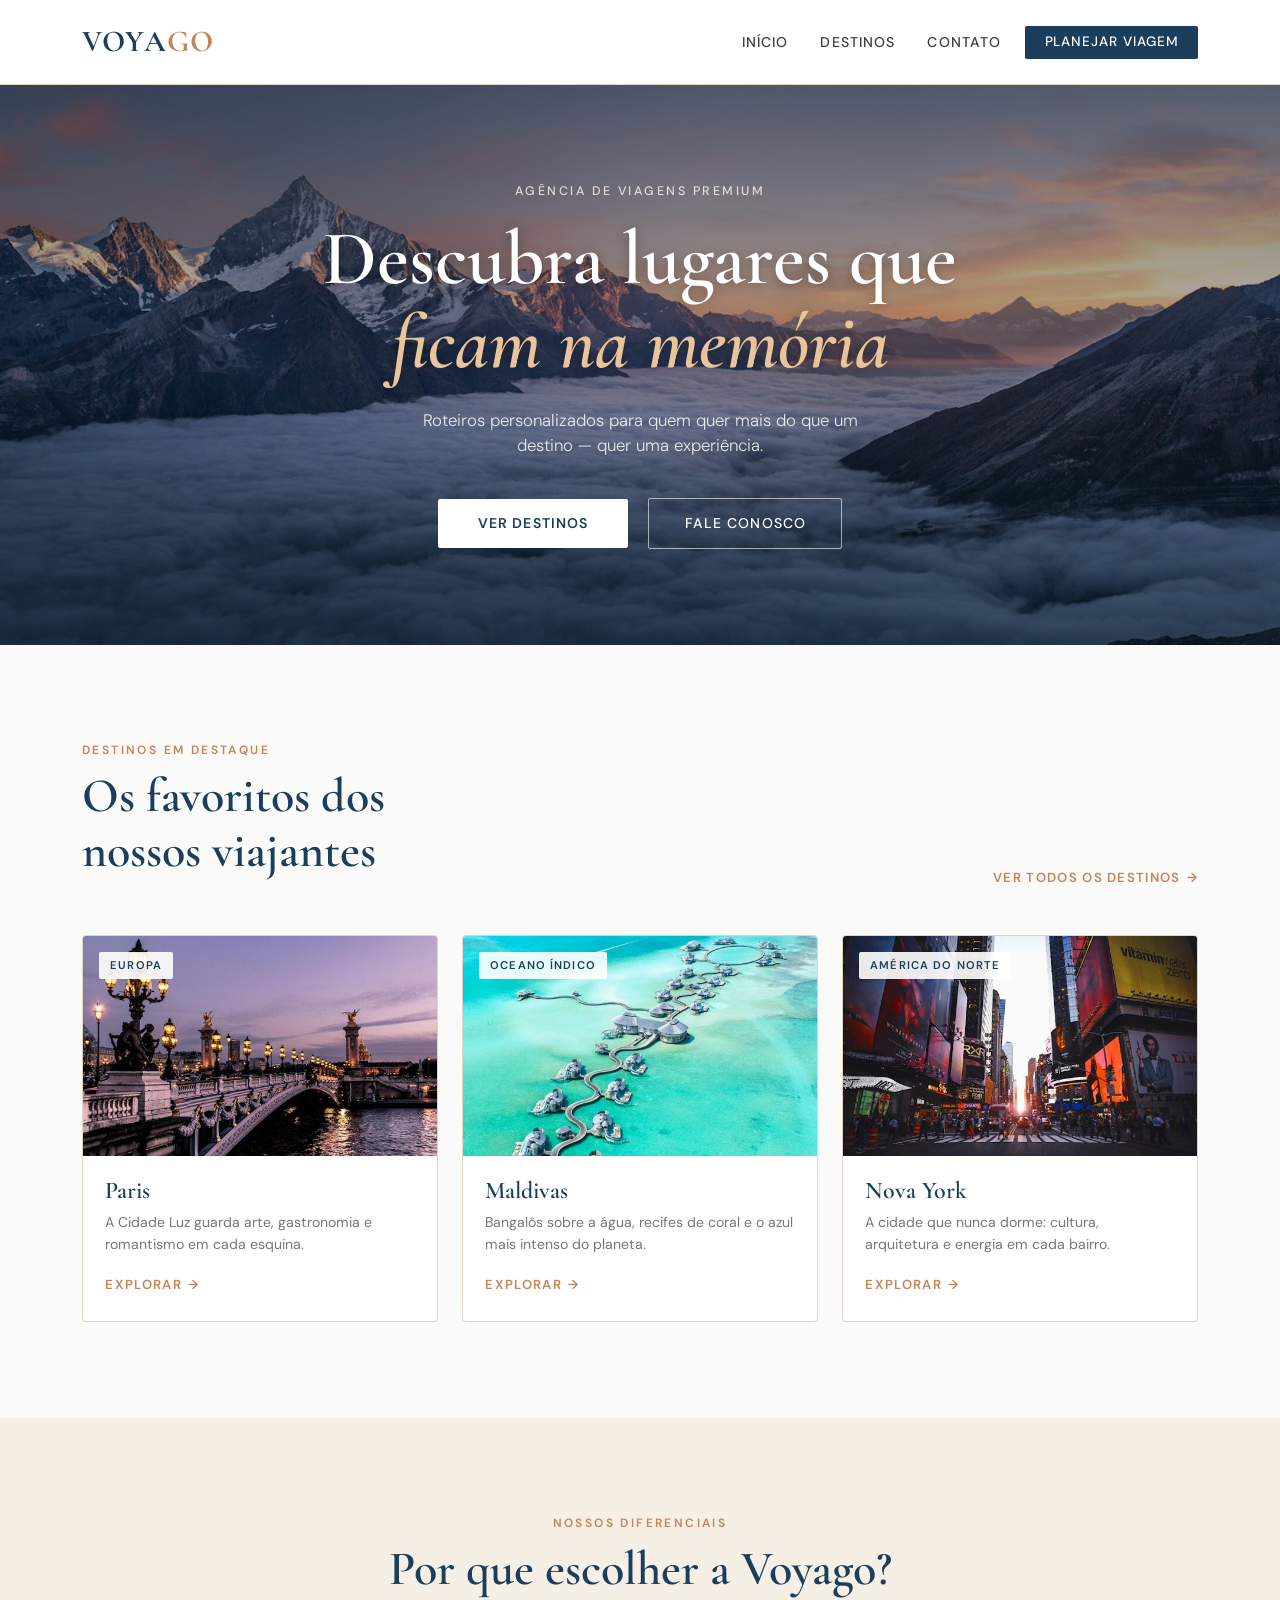
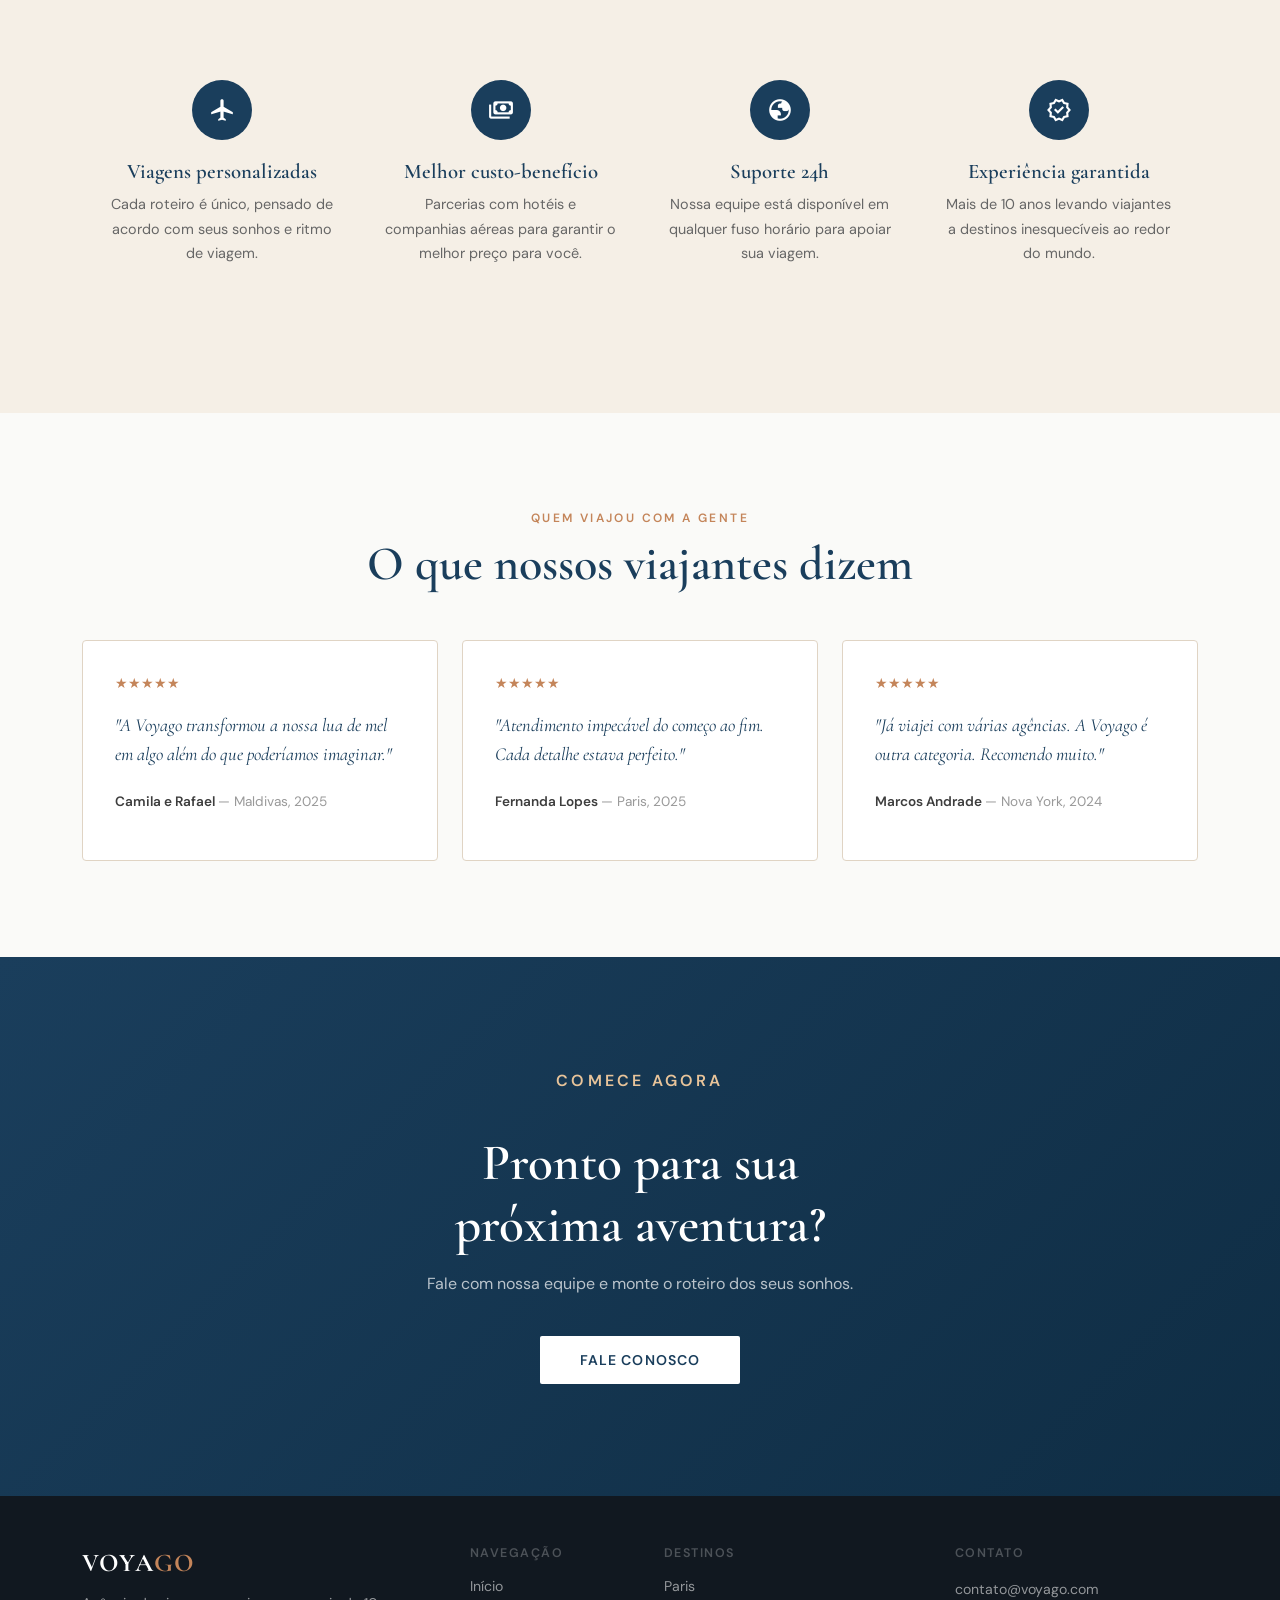
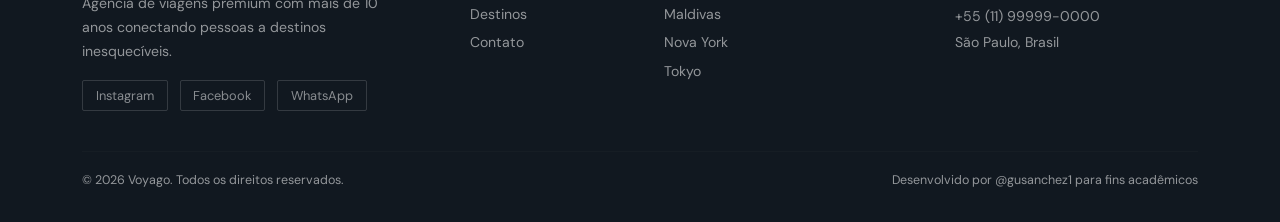
<file: index.html>
<!doctype html>
<html lang="pt-br">

<head>
    <meta charset="utf-8">
    <meta name="viewport" content="width=device-width, initial-scale=1">
    <title>Voyago — Explore o Mundo</title>

    <link href="https://cdn.jsdelivr.net/npm/bootstrap@5.3.3/dist/css/bootstrap.min.css" rel="stylesheet">

    <link href="https://fonts.googleapis.com/css2?family=Material+Symbols+Outlined:opsz,wght,FILL,GRAD@24,400,0,0"
        rel="stylesheet">
    <link rel="stylesheet" href="css/style.css">
</head>

<body>

    <!-- NAVBAR -->
    <nav class="navbar navbar-expand-lg">
        <div class="container">
            <a class="navbar-brand" href="#">VOYA<span>GO</span></a>

            <button class="navbar-toggler border-0" type="button" data-bs-toggle="collapse" data-bs-target="#menu">
                <span class="navbar-toggler-icon"></span>
            </button>

            <div class="collapse navbar-collapse" id="menu">
                <div class="navbar-nav ms-auto align-items-lg-center">
                    <a class="nav-link" href="#">Início</a>
                    <a class="nav-link" href="destinos.html">Destinos</a>
                    <a class="nav-link" href="contato.html">Contato</a>
                    <a class="nav-link btn-nav-cta ms-2" href="contato.html">Planejar viagem</a>
                </div>
            </div>
        </div>
    </nav>

    <!-- HERO -->
    <section class="hero">
        <div class="container">
            <div class="row justify-content-center">
                <div class="col-lg-9 col-xl-8">
                    <p class="hero-tag">Agência de Viagens Premium</p>
                    <h1>Descubra lugares que<br><em>ficam na memória</em></h1>
                    <p class="hero-sub">Roteiros personalizados para quem quer mais do que um destino — quer uma
                        experiência.</p>
                    <div class="btns-hero">
                        <a href="destinos.html" class="btn-hero">Ver destinos</a>
                        <a href="contato.html" class="btn-hero-outline">Fale conosco</a>
                    </div>
                </div>
            </div>
        </div>
    </section>

    <!-- DESTINOS POPULARES -->
    <section class="sec-destinos">
        <div class="container">
            <div class="row mb-5">
                <div class="col-lg-6">
                    <p class="section-label">Destinos em destaque</p>
                    <h2 class="section-title">Os favoritos dos<br>nossos viajantes</h2>
                </div>
                <div class="col-lg-6 d-flex align-items-end justify-content-lg-end mt-3 mt-lg-0">
                    <a href="destinos.html" class="link-explorar">Ver todos os destinos <span>→</span></a>
                </div>
            </div>

            <div class="row g-4">

                <div class="col-md-6 col-lg-4">
                    <div class="destino-card">
                        <div class="img-wrap">
                            <img src="img/paris.jpg" alt="Paris">
                            <span class="badge-regiao">Europa</span>
                        </div>
                        <div class="card-body">
                            <h5>Paris</h5>
                            <p>A Cidade Luz guarda arte, gastronomia e romantismo em cada esquina.</p>
                            <a href="destinos.html" class="link-explorar">Explorar <span>→</span></a>
                        </div>
                    </div>
                </div>

                <div class="col-md-6 col-lg-4">
                    <div class="destino-card">
                        <div class="img-wrap">
                            <img src="img/maldivas.jpg" alt="Maldivas">
                            <span class="badge-regiao">Oceano Índico</span>
                        </div>
                        <div class="card-body">
                            <h5>Maldivas</h5>
                            <p>Bangalôs sobre a água, recifes de coral e o azul mais intenso do planeta.</p>
                            <a href="destinos.html" class="link-explorar">Explorar <span>→</span></a>
                        </div>
                    </div>
                </div>

                <div class="col-md-6 col-lg-4">
                    <div class="destino-card">
                        <div class="img-wrap">
                            <img src="img/new-york.jpg" alt="Nova York">
                            <span class="badge-regiao">América do Norte</span>
                        </div>
                        <div class="card-body">
                            <h5>Nova York</h5>
                            <p>A cidade que nunca dorme: cultura, arquitetura e energia em cada bairro.</p>
                            <a href="destinos.html" class="link-explorar">Explorar <span>→</span></a>
                        </div>
                    </div>
                </div>

            </div>
        </div>
    </section>

    <!-- POR QUE VOYAGO -->
    <section class="sec-porque">
        <div class="container">
            <div class="text-center mb-5">
                <p class="section-label">Nossos diferenciais</p>
                <h2 class="section-title">Por que escolher a Voyago?</h2>
            </div>

            <div class="row g-0">
                <div class="col-sm-6 col-lg-3">
                    <div class="porque-item">
                        <div class="porque-icon">
                            <span class="material-symbols-outlined">flight</span>
                        </div>
                        <h5>Viagens personalizadas</h5>
                        <p>Cada roteiro é único, pensado de acordo com seus sonhos e ritmo de viagem.</p>
                    </div>
                </div>
                <div class="col-sm-6 col-lg-3">
                    <div class="porque-item">
                        <div class="porque-icon">
                            <span class="material-symbols-outlined">payments</span>
                        </div>
                        <h5>Melhor custo-benefício</h5>
                        <p>Parcerias com hotéis e companhias aéreas para garantir o melhor preço para você.</p>
                    </div>
                </div>
                <div class="col-sm-6 col-lg-3">
                    <div class="porque-item">
                        <div class="porque-icon">
                            <span class="material-symbols-outlined">globe</span>
                        </div>
                        <h5>Suporte 24h</h5>
                        <p>Nossa equipe está disponível em qualquer fuso horário para apoiar sua viagem.</p>
                    </div>
                </div>
                <div class="col-sm-6 col-lg-3">
                    <div class="porque-item">
                        <div class="porque-icon">
                            <span class="material-symbols-outlined">verified</span>
                        </div>
                        <h5>Experiência garantida</h5>
                        <p>Mais de 10 anos levando viajantes a destinos inesquecíveis ao redor do mundo.</p>
                    </div>
                </div>
            </div>
        </div>
    </section>

    <!-- DEPOIMENTOS -->
    <section class="sec-depoimentos">
        <div class="container">
            <div class="text-center mb-5">
                <p class="section-label">Quem viajou com a gente</p>
                <h2 class="section-title">O que nossos viajantes dizem</h2>
            </div>

            <div class="row g-4">
                <div class="col-md-4">
                    <div class="depoimento-card">
                        <div class="estrelas">★★★★★</div>
                        <blockquote>"A Voyago transformou a nossa lua de mel em algo além do que poderíamos imaginar."
                        </blockquote>
                        <p class="viajante">Camila e Rafael <span>— Maldivas, 2025</span></p>
                    </div>
                </div>
                <div class="col-md-4">
                    <div class="depoimento-card">
                        <div class="estrelas">★★★★★</div>
                        <blockquote>"Atendimento impecável do começo ao fim. Cada detalhe estava perfeito."</blockquote>
                        <p class="viajante">Fernanda Lopes <span>— Paris, 2025</span></p>
                    </div>
                </div>
                <div class="col-md-4">
                    <div class="depoimento-card">
                        <div class="estrelas">★★★★★</div>
                        <blockquote>"Já viajei com várias agências. A Voyago é outra categoria. Recomendo muito."
                        </blockquote>
                        <p class="viajante">Marcos Andrade <span>— Nova York, 2024</span></p>
                    </div>
                </div>
            </div>
        </div>
    </section>

    <!-- CTA -->
    <section class="sec-cta">
        <div class="container">
            <div class="row justify-content-center">
                <div class="col-lg-7">
                    <p class="section-label">Comece agora</p>
                    <h2>Pronto para sua<br>próxima aventura?</h2>
                    <p>Fale com nossa equipe e monte o roteiro dos seus sonhos.</p>
                    <a href="contato.html" class="btn-cta-light">Fale conosco</a>
                </div>
            </div>
        </div>
    </section>

    <!-- FOOTER -->
    <footer>
        <div class="container">
            <div class="row g-5">

                <div class="col-lg-4">
                    <div class="footer-brand">VOYA<span>GO</span></div>
                    <p style="font-size:0.88rem; line-height:1.7; max-width:300px;">
                        Agência de viagens premium com mais de 10 anos conectando pessoas a destinos inesquecíveis.
                    </p>
                    <div class="mt-3">
                        <a href="#" class="social-pill">Instagram</a>
                        <a href="#" class="social-pill">Facebook</a>
                        <a href="#" class="social-pill">WhatsApp</a>
                    </div>
                </div>

                <div class="col-sm-6 col-lg-2">
                    <p class="footer-link-group">Navegação</p>
                    <ul class="footer-links ps-0">
                        <li><a href="#">Início</a></li>
                        <li><a href="destinos.html">Destinos</a></li>
                        <li><a href="contato.html">Contato</a></li>
                    </ul>
                </div>

                <div class="col-sm-6 col-lg-3">
                    <p class="footer-link-group">Destinos</p>
                    <ul class="footer-links ps-0">
                        <li><a href="contato.html">Paris</a></li>
                        <li><a href="contato.html">Maldivas</a></li>
                        <li><a href="contato.html">Nova York</a></li>
                        <li><a href="contato.html">Tokyo</a></li>
                    </ul>
                </div>

                <div class="col-lg-3">
                    <p class="footer-link-group">Contato</p>
                    <p style="line-height:1.9;">
                        contato@voyago.com<br>
                        +55 (11) 99999-0000<br>
                        São Paulo, Brasil
                    </p>
                </div>

            </div>

            <hr class="footer-divider">

            <div class="d-flex flex-wrap justify-content-between align-items-center" style="font-size:0.78rem;">
                <span>© 2026 Voyago. Todos os direitos reservados.</span>
                <span>Desenvolvido por <a href="https://github.com/gusanchez1" target="_blank" rel="external">@gusanchez1</a> para fins acadêmicos</span>
            </div>
        </div>
    </footer>

    <script src="https://cdn.jsdelivr.net/npm/bootstrap@5.3.3/dist/js/bootstrap.bundle.min.js"></script>
</body>

</html>
</file>
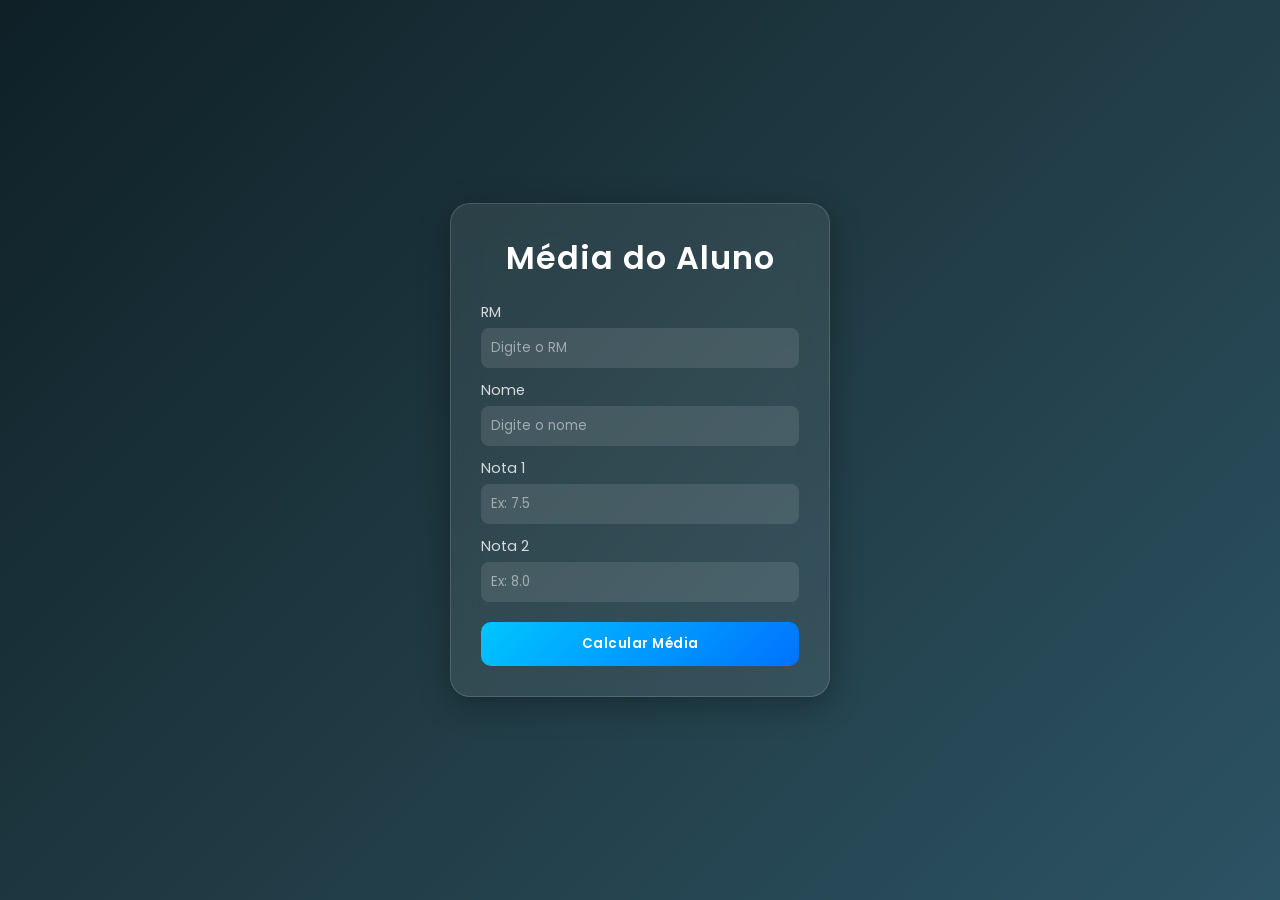
<file: media-notas/index.html>
<!DOCTYPE html>
<html lang="pt-BR">
<head>
  <meta charset="UTF-8">
  <title>Cálculo de Média Final</title>

  <link href="https://fonts.googleapis.com/css2?family=Poppins:wght@300;400;600&display=swap" rel="stylesheet">

  <style>
    * {
      margin: 0;
      padding: 0;
      box-sizing: border-box;
      font-family: 'Poppins', sans-serif;
    }

    body {
      height: 100vh;
      display: flex;
      justify-content: center;
      align-items: center;
      background: linear-gradient(135deg, #0f2027, #203a43, #2c5364);
      color: #fff;
    }

    .container {
      width: 380px;
      padding: 30px;
      border-radius: 20px;
      background: rgba(255, 255, 255, 0.08);
      backdrop-filter: blur(15px);
      -webkit-backdrop-filter: blur(15px);
      box-shadow: 0 8px 32px rgba(0, 0, 0, 0.3);
      border: 1px solid rgba(255, 255, 255, 0.15);
      animation: fadeIn 0.8s ease;
    }

    @keyframes fadeIn {
      from {
        opacity: 0;
        transform: translateY(20px);
      }

      to {
        opacity: 1;
        transform: translateY(0);
      }
    }

    h1 {
      text-align: center;
      margin-bottom: 20px;
      font-weight: 600;
      letter-spacing: 1px;
    }

    label {
      display: block;
      margin-top: 12px;
      font-size: 0.9rem;
      opacity: 0.8;
    }

    input {
      width: 100%;
      padding: 10px;
      margin-top: 5px;
      border-radius: 8px;
      border: none;
      outline: none;
      background: rgba(255, 255, 255, 0.1);
      color: #fff;
      transition: 0.3s;
    }

    input::placeholder {
      color: rgba(255, 255, 255, 0.5);
    }

    input:focus {
      background: rgba(255, 255, 255, 0.2);
      box-shadow: 0 0 0 2px rgba(255, 255, 255, 0.2);
    }

    button {
      margin-top: 20px;
      width: 100%;
      padding: 12px;
      border-radius: 10px;
      border: none;
      background: linear-gradient(135deg, #00c6ff, #0072ff);
      color: white;
      font-weight: 600;
      cursor: pointer;
      transition: 0.3s;
      letter-spacing: 0.5px;
    }

    button:hover {
      transform: translateY(-2px);
      box-shadow: 0 5px 15px rgba(0, 114, 255, 0.4);
    }

    .resultado {
      margin-top: 20px;
      padding: 15px;
      border-radius: 10px;
      background: rgba(0, 255, 150, 0.1);
      border: 1px solid rgba(0, 255, 150, 0.3);
      backdrop-filter: blur(10px);
      animation: fadeIn 0.5s ease;
      font-size: 0.9rem;
      line-height: 1.5;
    }

    .resultado strong {
      color: #00ffcc;
    }
  </style>
</head>

<body>

  <div class="container">
    <h1>Média do Aluno</h2>

    <label>RM</label>
    <input type="text" id="rm" placeholder="Digite o RM">

    <label>Nome</label>
    <input type="text" id="nome" placeholder="Digite o nome">

    <label>Nota 1</label>
    <input type="number" id="nota1" step="0.1" placeholder="Ex: 7.5">

    <label>Nota 2</label>
    <input type="number" id="nota2" step="0.1" placeholder="Ex: 8.0">

    <button onclick="calcularMedia()">Calcular Média</button>

    <div id="resultado" class="resultado" style="display:none;"></div>
  </div>

  <script>
    function calcularMedia() {

      const rm = document.getElementById("rm").value;
      const nome = document.getElementById("nome").value;
      const nota1 = parseFloat(document.getElementById("nota1").value);
      const nota2 = parseFloat(document.getElementById("nota2").value);

      if (!rm || !nome || isNaN(nota1) || isNaN(nota2)) {
        alert("Por favor, preencha todos os campos corretamente.");
        return;
      }

      const peso1 = 0.3;
      const peso2 = 0.7;

      const media = (nota1 * peso1) + (nota2 * peso2);

      const resultadoDiv = document.getElementById("resultado");
      resultadoDiv.style.display = "block";
      resultadoDiv.innerHTML = `
        <strong>Resultado:</strong><br>
        RM: ${rm}<br>
        Nome: ${nome}<br>
        Nota 1: ${nota1} (Peso 30%)<br>
        Nota 2: ${nota2} (Peso 70%)<br>
        <strong>Média Final: ${media.toFixed(2)}</strong>
      `;
    }
  </script>

</body>
</html>
</file>
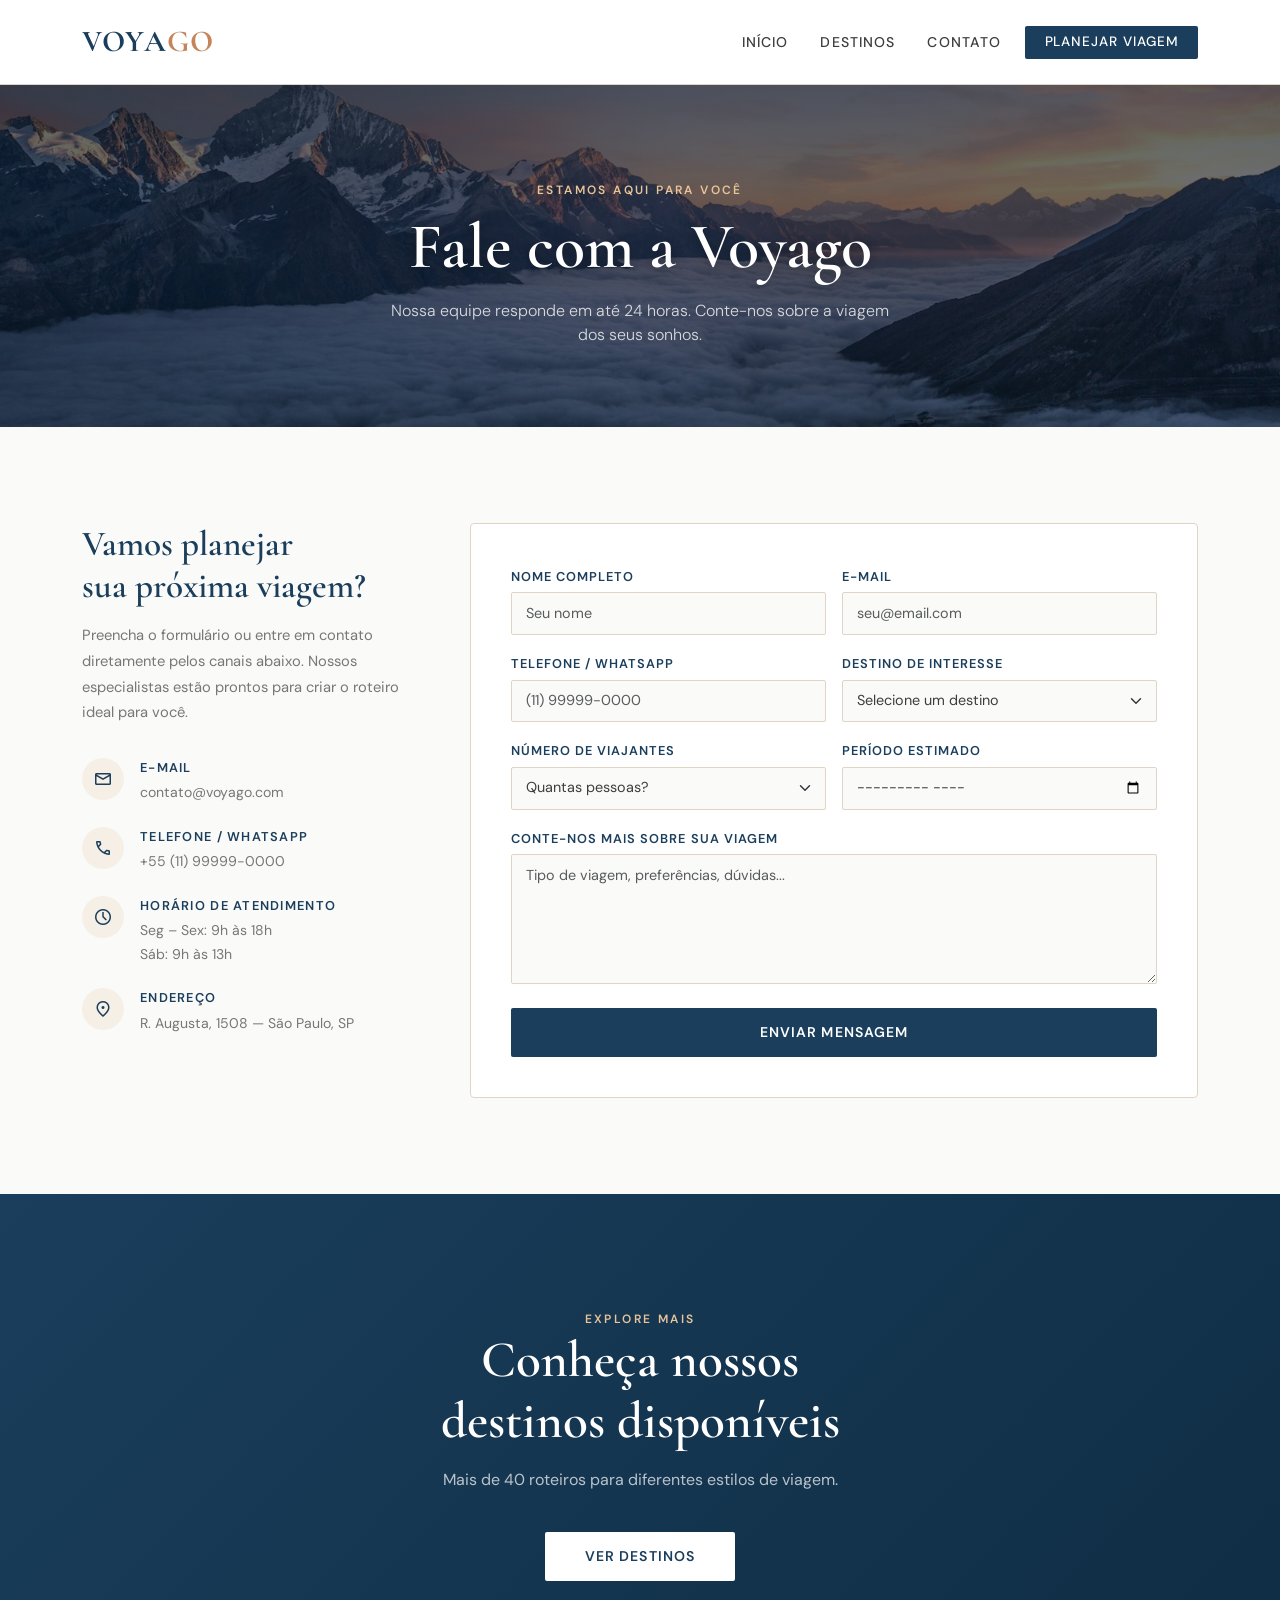
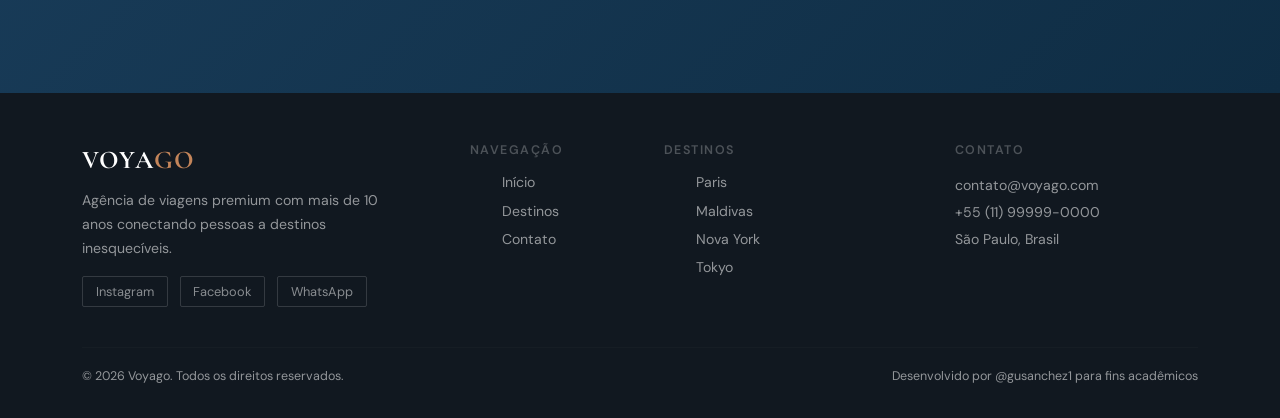
<file: contato.html>
<!doctype html>
<html lang="pt-br">

<head>
    <meta charset="utf-8">
    <meta name="viewport" content="width=device-width, initial-scale=1">
    <title>Voyago — Explore o Mundo</title>

    <link href="https://cdn.jsdelivr.net/npm/bootstrap@5.3.3/dist/css/bootstrap.min.css" rel="stylesheet">

    <link href="https://fonts.googleapis.com/css2?family=Material+Symbols+Outlined:opsz,wght,FILL,GRAD@24,400,0,0"
        rel="stylesheet">
    <link rel="stylesheet" href="css/style.css">
</head>

<body>

    <!-- NAVBAR -->
    <nav class="navbar navbar-expand-lg">
        <div class="container">
            <a class="navbar-brand" href="#">VOYA<span>GO</span></a>

            <button class="navbar-toggler border-0" type="button" data-bs-toggle="collapse" data-bs-target="#menu">
                <span class="navbar-toggler-icon"></span>
            </button>

            <div class="collapse navbar-collapse" id="menu">
                <div class="navbar-nav ms-auto align-items-lg-center">
                    <a class="nav-link" href="index.html">Início</a>
                    <a class="nav-link" href="destinos.html">Destinos</a>
                    <a class="nav-link" href="#">Contato</a>
                    <a class="nav-link btn-nav-cta ms-2" href="contato.html">Planejar viagem</a>
                </div>
            </div>
        </div>
    </nav>
    <!-- PAGE HERO -->
    <section class="page-hero">
        <div class="container">
            <span class="section-label">Estamos aqui para você</span>
            <h1>Fale com a Voyago</h1>
            <p>Nossa equipe responde em até 24 horas. Conte-nos sobre a viagem dos seus sonhos.</p>
        </div>
    </section>

    <!-- CONTATO -->
    <section class="sec-contato">
        <div class="container">
            <div class="row g-5 align-items-start">

                <!-- Coluna esquerda: info -->
                <div class="col-lg-4 contato-info">
                    <h3>Vamos planejar<br>sua próxima viagem?</h3>
                    <p>Preencha o formulário ou entre em contato diretamente pelos canais abaixo. Nossos especialistas
                        estão prontos para criar o roteiro ideal para você.</p>

                    <div class="info-item">
                        <div class="info-icon">
                            <span class="material-symbols-outlined">mail</span>
                        </div>
                        <div>
                            <strong>E-mail</strong>
                            <span>contato@voyago.com</span>
                        </div>
                    </div>

                    <div class="info-item">
                        <div class="info-icon">
                            <span class="material-symbols-outlined">phone</span>
                        </div>
                        <div>
                            <strong>Telefone / WhatsApp</strong>
                            <span>+55 (11) 99999-0000</span>
                        </div>
                    </div>

                    <div class="info-item">
                        <div class="info-icon">
                            <span class="material-symbols-outlined">schedule</span>
                        </div>
                        <div>
                            <strong>Horário de atendimento</strong>
                            <span>Seg – Sex: 9h às 18h<br>Sáb: 9h às 13h</span>
                        </div>
                    </div>

                    <div class="info-item">
                        <div class="info-icon">
                            <span class="material-symbols-outlined">location_on</span>
                        </div>
                        <div>
                            <strong>Endereço</strong>
                            <span>R. Augusta, 1508 — São Paulo, SP</span>
                        </div>
                    </div>
                </div>

                <!-- Coluna direita: formulário -->
                <div class="col-lg-8">
                    <div class="form-card">

                        <!-- Formulário -->
                        <div id="form-contato">
                            <div class="row g-3 mb-3">
                                <div class="col-sm-6">
                                    <label class="form-label" for="nome">Nome completo</label>
                                    <input type="text" class="form-control" id="nome" placeholder="Seu nome">
                                </div>
                                <div class="col-sm-6">
                                    <label class="form-label" for="email">E-mail</label>
                                    <input type="email" class="form-control" id="email" placeholder="seu@email.com">
                                </div>
                            </div>

                            <div class="row g-3 mb-3">
                                <div class="col-sm-6">
                                    <label class="form-label" for="telefone">Telefone / WhatsApp</label>
                                    <input type="tel" class="form-control" id="telefone" placeholder="(11) 99999-0000">
                                </div>
                                <div class="col-sm-6">
                                    <label class="form-label" for="destino">Destino de interesse</label>
                                    <select class="form-select" id="destino">
                                        <option value="" disabled selected>Selecione um destino</option>
                                        <option>Paris</option>
                                        <option>Roma</option>
                                        <option>Santorini</option>
                                        <option>Nova York</option>
                                        <option>Patagônia</option>
                                        <option>Machu Picchu</option>
                                        <option>Tokyo</option>
                                        <option>Bali</option>
                                        <option>Maldivas</option>
                                        <option>Outro destino</option>
                                    </select>
                                </div>
                            </div>

                            <div class="row g-3 mb-3">
                                <div class="col-sm-6">
                                    <label class="form-label" for="viajantes">Número de viajantes</label>
                                    <select class="form-select" id="viajantes">
                                        <option value="" disabled selected>Quantas pessoas?</option>
                                        <option>1 pessoa</option>
                                        <option>2 pessoas</option>
                                        <option>3–5 pessoas</option>
                                        <option>6–10 pessoas</option>
                                        <option>Grupo acima de 10</option>
                                    </select>
                                </div>
                                <div class="col-sm-6">
                                    <label class="form-label" for="data">Período estimado</label>
                                    <input type="month" class="form-control" id="data">
                                </div>
                            </div>

                            <div class="mb-4">
                                <label class="form-label" for="mensagem">Conte-nos mais sobre sua viagem</label>
                                <textarea class="form-control" id="mensagem"
                                    placeholder="Tipo de viagem, preferências, dúvidas..."></textarea>
                            </div>

                            <button class="btn-form" onclick="enviarForm()">Enviar mensagem</button>
                        </div>

                        <!-- Mensagem de sucesso -->
                        <div class="form-sucesso" id="form-sucesso">
                            <div class="icone-check">
                                <span class="material-symbols-outlined">check</span>
                            </div>
                            <h4>Mensagem enviada!</h4>
                            <p>Obrigado pelo contato. Nossa equipe retornará em até 24 horas.</p>
                        </div>

                    </div>
                </div>

            </div>
        </div>
    </section>

    <!-- CTA -->
    <section class="sec-cta">
        <div class="container">
            <div class="row justify-content-center">
                <div class="col-lg-7">
                    <span class="section-label">Explore mais</span>
                    <h2>Conheça nossos<br>destinos disponíveis</h2>
                    <p>Mais de 40 roteiros para diferentes estilos de viagem.</p>
                    <a href="destinos.html" class="btn-cta-light">Ver destinos</a>
                </div>
            </div>
        </div>
    </section>

    <!-- FOOTER -->
    <footer>
        <div class="container">
            <div class="row g-5">
                <div class="col-lg-4">
                    <div class="footer-brand">VOYA<span>GO</span></div>
                    <p style="font-size:0.88rem; line-height:1.7; max-width:300px;">
                        Agência de viagens premium com mais de 10 anos conectando pessoas a destinos inesquecíveis.
                    </p>
                    <div class="mt-3">
                        <a href="#" class="social-pill">Instagram</a>
                        <a href="#" class="social-pill">Facebook</a>
                        <a href="#" class="social-pill">WhatsApp</a>
                    </div>
                </div>

                <div class="col-sm-6 col-lg-2">
                    <p class="footer-link-group">Navegação</p>
                    <ul class="footer-links">
                        <li><a href="index.html">Início</a></li>
                        <li><a href="destinos.html">Destinos</a></li>
                        <li><a href="#">Contato</a></li>
                    </ul>
                </div>

                <div class="col-sm-6 col-lg-3">
                    <p class="footer-link-group">Destinos</p>
                    <ul class="footer-links">
                        <li><a href="contato.html">Paris</a></li>
                        <li><a href="contato.html">Maldivas</a></li>
                        <li><a href="contato.html">Nova York</a></li>
                        <li><a href="contato.html">Tokyo</a></li>
                    </ul>
                </div>

                <div class="col-lg-3">
                    <p class="footer-link-group">Contato</p>
                    <p style="line-height:1.9;">
                        contato@voyago.com<br>
                        +55 (11) 99999-0000<br>
                        São Paulo, Brasil
                    </p>
                </div>
            </div>

            <hr class="footer-divider">

            <div class="d-flex flex-wrap justify-content-between align-items-center" style="font-size:0.78rem;">
                <span>© 2026 Voyago. Todos os direitos reservados.</span>
                <span>Desenvolvido por <a href="https://github.com/gusanchez1" target="_blank" rel="external">@gusanchez1</a> para fins acadêmicos</span>
            </div>
        </div>
    </footer>

    <script src="https://cdn.jsdelivr.net/npm/bootstrap@5.3.3/dist/js/bootstrap.bundle.min.js"></script>
    <script>
        function enviarForm() {
            const nome = document.getElementById('nome').value.trim();
            const email = document.getElementById('email').value.trim();

            if (!nome || !email) {
                alert('Por favor, preencha pelo menos nome e e-mail.');
                return;
            }

            document.getElementById('form-contato').style.display = 'none';
            document.getElementById('form-sucesso').style.display = 'block';
        }
    </script>
</body>

</html>
</file>
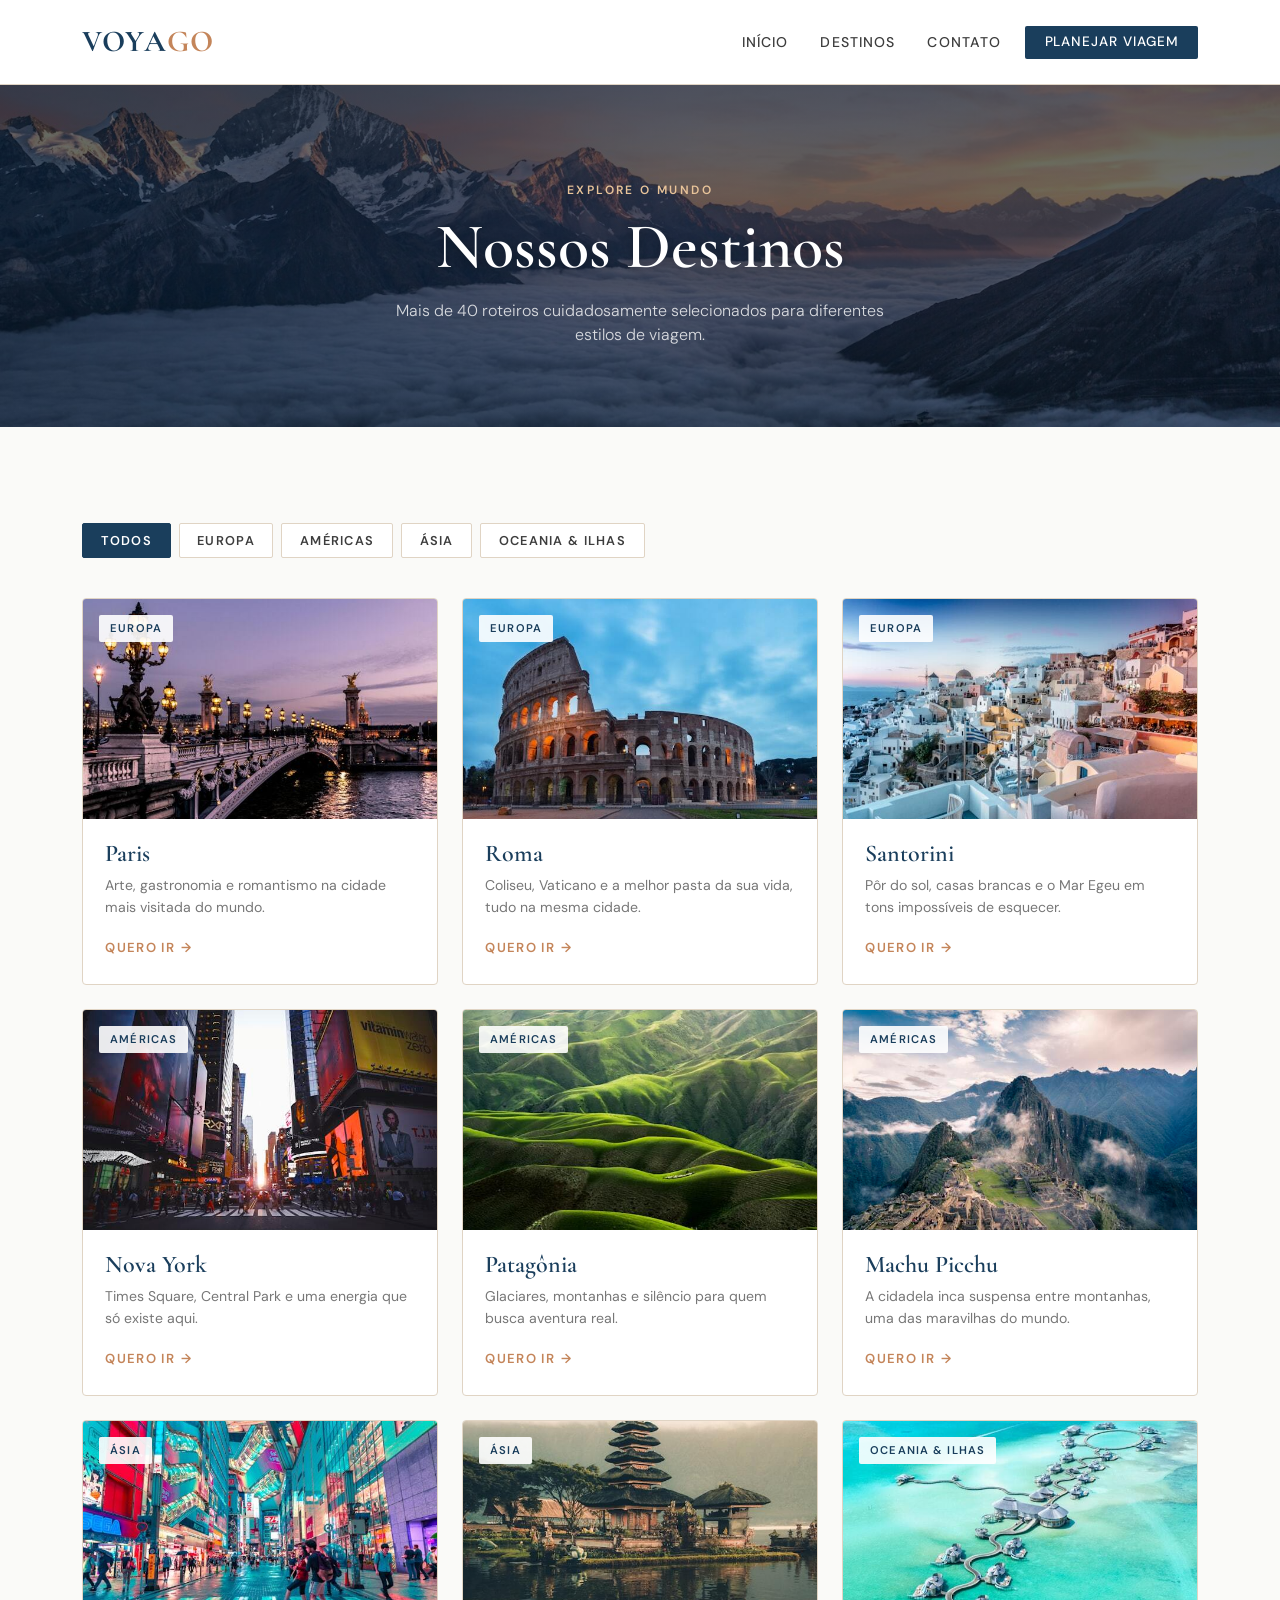
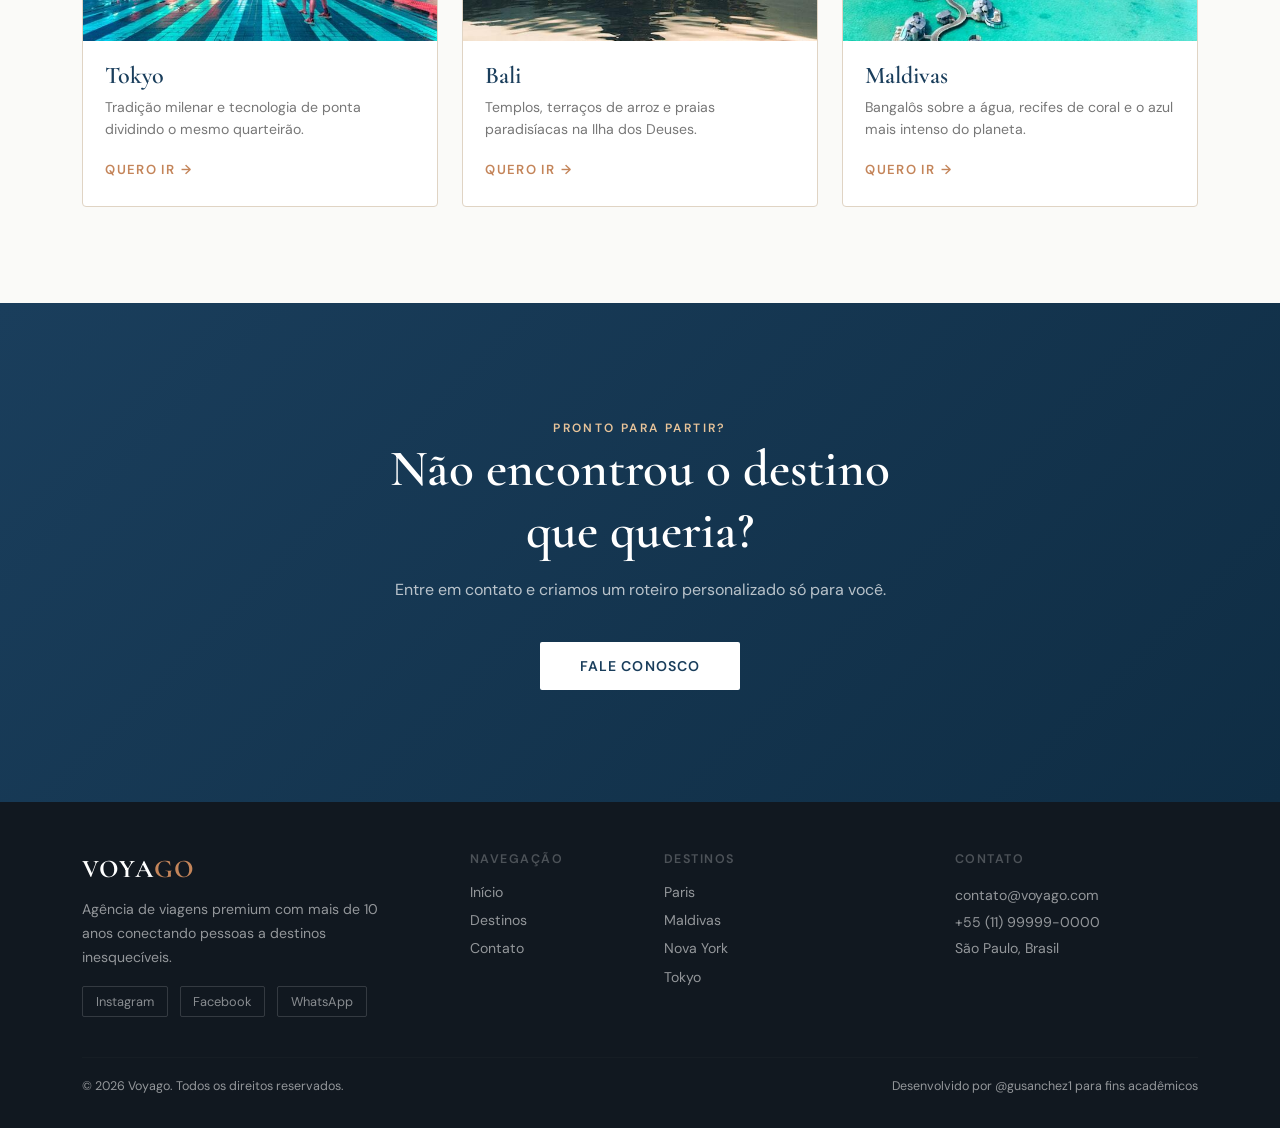
<file: destinos.html>
<!doctype html>
<html lang="pt-br">

<head>
    <meta charset="utf-8">
    <meta name="viewport" content="width=device-width, initial-scale=1">
    <title>Voyago — Explore o Mundo</title>

    <link href="https://cdn.jsdelivr.net/npm/bootstrap@5.3.3/dist/css/bootstrap.min.css" rel="stylesheet">

    <link href="https://fonts.googleapis.com/css2?family=Material+Symbols+Outlined:opsz,wght,FILL,GRAD@24,400,0,0"
        rel="stylesheet">
    <link rel="stylesheet" href="css/style.css">
</head>

<body>

    <!-- NAVBAR -->
    <nav class="navbar navbar-expand-lg">
        <div class="container">
            <a class="navbar-brand" href="#">VOYA<span>GO</span></a>

            <button class="navbar-toggler border-0" type="button" data-bs-toggle="collapse" data-bs-target="#menu">
                <span class="navbar-toggler-icon"></span>
            </button>

            <div class="collapse navbar-collapse" id="menu">
                <div class="navbar-nav ms-auto align-items-lg-center">
                    <a class="nav-link" href="index.html">Início</a>
                    <a class="nav-link" href="#">Destinos</a>
                    <a class="nav-link" href="contato.html">Contato</a>
                    <a class="nav-link btn-nav-cta ms-2" href="contato.html">Planejar viagem</a>
                </div>
            </div>
        </div>
    </nav>
    <!-- PAGE HERO -->
    <section class="page-hero">
        <div class="container">
            <span class="section-label">Explore o mundo</span>
            <h1>Nossos Destinos</h1>
            <p>Mais de 40 roteiros cuidadosamente selecionados para diferentes estilos de viagem.</p>
        </div>
    </section>

    <!-- DESTINOS -->
    <section class="sec-destinos">
        <div class="container">

            <!-- Filtros -->
            <div class="filtro-pills">
                <button class="filtro-pill ativo" onclick="filtrar(this, 'todos')">Todos</button>
                <button class="filtro-pill" onclick="filtrar(this, 'europa')">Europa</button>
                <button class="filtro-pill" onclick="filtrar(this, 'americas')">Américas</button>
                <button class="filtro-pill" onclick="filtrar(this, 'asia')">Ásia</button>
                <button class="filtro-pill" onclick="filtrar(this, 'oceania')">Oceania & Ilhas</button>
            </div>

            <!-- Cards grid -->
            <div class="row g-4" id="grid-destinos">

                <!-- Paris -->
                <div class="col-sm-6 col-lg-4" data-regiao="europa">
                    <div class="destino-card">
                        <div class="img-wrap">
                            <img src="img/paris.jpg"
                                alt="Paris">
                            <span class="badge-regiao">Europa</span>
                        </div>
                        <div class="card-body">
                            <h5>Paris</h5>
                            <p>Arte, gastronomia e romantismo na cidade mais visitada do mundo.</p>
                            <a href="contato.html" class="link-explorar">Quero ir <span>→</span></a>
                        </div>
                    </div>
                </div>

                <!-- Roma -->
                <div class="col-sm-6 col-lg-4" data-regiao="europa">
                    <div class="destino-card">
                        <div class="img-wrap">
                            <img src="img/roma.jpg" alt="Roma">
                            <span class="badge-regiao">Europa</span>
                        </div>
                        <div class="card-body">
                            <h5>Roma</h5>
                            <p>Coliseu, Vaticano e a melhor pasta da sua vida, tudo na mesma cidade.</p>
                            <a href="contato.html" class="link-explorar">Quero ir <span>→</span></a>
                        </div>
                    </div>
                </div>

                <!-- Santorini -->
                <div class="col-sm-6 col-lg-4" data-regiao="europa">
                    <div class="destino-card">
                        <div class="img-wrap">
                            <img src="img/santorini.jpg"
                                alt="Santorini">
                            <span class="badge-regiao">Europa</span>
                        </div>
                        <div class="card-body">
                            <h5>Santorini</h5>
                            <p>Pôr do sol, casas brancas e o Mar Egeu em tons impossíveis de esquecer.</p>
                            <a href="contato.html" class="link-explorar">Quero ir <span>→</span></a>
                        </div>
                    </div>
                </div>

                <!-- Nova York -->
                <div class="col-sm-6 col-lg-4" data-regiao="americas">
                    <div class="destino-card">
                        <div class="img-wrap">
                            <img src="img/new-york.jpg"
                                alt="Nova York">
                            <span class="badge-regiao">Américas</span>
                        </div>
                        <div class="card-body">
                            <h5>Nova York</h5>
                            <p>Times Square, Central Park e uma energia que só existe aqui.</p>
                            <a href="contato.html" class="link-explorar">Quero ir <span>→</span></a>
                        </div>
                    </div>
                </div>

                <!-- Patagônia -->
                <div class="col-sm-6 col-lg-4" data-regiao="americas">
                    <div class="destino-card">
                        <div class="img-wrap">
                            <img src="img/patagonia.jpg"
                                alt="Patagônia">
                            <span class="badge-regiao">Américas</span>
                        </div>
                        <div class="card-body">
                            <h5>Patagônia</h5>
                            <p>Glaciares, montanhas e silêncio para quem busca aventura real.</p>
                            <a href="contato.html" class="link-explorar">Quero ir <span>→</span></a>
                        </div>
                    </div>
                </div>

                <!-- Machu Picchu -->
                <div class="col-sm-6 col-lg-4" data-regiao="americas">
                    <div class="destino-card">
                        <div class="img-wrap">
                            <img src="img/machu-picchu.jpg"
                                alt="Machu Picchu">
                            <span class="badge-regiao">Américas</span>
                        </div>
                        <div class="card-body">
                            <h5>Machu Picchu</h5>
                            <p>A cidadela inca suspensa entre montanhas, uma das maravilhas do mundo.</p>
                            <a href="contato.html" class="link-explorar">Quero ir <span>→</span></a>
                        </div>
                    </div>
                </div>

                <!-- Tokyo -->
                <div class="col-sm-6 col-lg-4" data-regiao="asia">
                    <div class="destino-card">
                        <div class="img-wrap">
                            <img src="img/tokyo.jpg"
                                alt="Tokyo">
                            <span class="badge-regiao">Ásia</span>
                        </div>
                        <div class="card-body">
                            <h5>Tokyo</h5>
                            <p>Tradição milenar e tecnologia de ponta dividindo o mesmo quarteirão.</p>
                            <a href="contato.html" class="link-explorar">Quero ir <span>→</span></a>
                        </div>
                    </div>
                </div>

                <!-- Bali -->
                <div class="col-sm-6 col-lg-4" data-regiao="asia">
                    <div class="destino-card">
                        <div class="img-wrap">
                            <img src="img/bali.jpg"
                                alt="Bali">
                            <span class="badge-regiao">Ásia</span>
                        </div>
                        <div class="card-body">
                            <h5>Bali</h5>
                            <p>Templos, terraços de arroz e praias paradisíacas na Ilha dos Deuses.</p>
                            <a href="contato.html" class="link-explorar">Quero ir <span>→</span></a>
                        </div>
                    </div>
                </div>

                <!-- Maldivas -->
                <div class="col-sm-6 col-lg-4" data-regiao="oceania">
                    <div class="destino-card">
                        <div class="img-wrap">
                            <img src="img/maldivas.jpg"
                                alt="Maldivas">
                            <span class="badge-regiao">Oceania & Ilhas</span>
                        </div>
                        <div class="card-body">
                            <h5>Maldivas</h5>
                            <p>Bangalôs sobre a água, recifes de coral e o azul mais intenso do planeta.</p>
                            <a href="contato.html" class="link-explorar">Quero ir <span>→</span></a>
                        </div>
                    </div>
                </div>

            </div>
            <!-- /grid -->

            <!-- Sem resultados -->
            <div id="sem-resultados" class="text-center py-5" style="display:none !important;">
                <p style="color:#aaa; font-size:0.95rem;">Nenhum destino encontrado para este filtro.</p>
            </div>

        </div>
    </section>

    <!-- CTA -->
    <section class="sec-cta">
        <div class="container">
            <div class="row justify-content-center">
                <div class="col-lg-7">
                    <span class="section-label">Pronto para partir?</span>
                    <h2>Não encontrou o destino<br>que queria?</h2>
                    <p>Entre em contato e criamos um roteiro personalizado só para você.</p>
                    <a href="contato.html" class="btn-cta-light">Fale conosco</a>
                </div>
            </div>
        </div>
    </section>

    <footer>
        <div class="container">
            <div class="row g-5">

                <div class="col-lg-4">
                    <div class="footer-brand">VOYA<span>GO</span></div>
                    <p style="font-size:0.88rem; line-height:1.7; max-width:300px;">
                        Agência de viagens premium com mais de 10 anos conectando pessoas a destinos inesquecíveis.
                    </p>
                    <div class="mt-3">
                        <a href="#" class="social-pill">Instagram</a>
                        <a href="#" class="social-pill">Facebook</a>
                        <a href="#" class="social-pill">WhatsApp</a>
                    </div>
                </div>

                <div class="col-sm-6 col-lg-2">
                    <p class="footer-link-group">Navegação</p>
                    <ul class="footer-links ps-0">
                        <li><a href="index.html">Início</a></li>
                        <li><a href="#">Destinos</a></li>
                        <li><a href="contato.html">Contato</a></li>
                    </ul>
                </div>

                <div class="col-sm-6 col-lg-3">
                    <p class="footer-link-group">Destinos</p>
                    <ul class="footer-links ps-0">
                        <li><a href="contato.html">Paris</a></li>
                        <li><a href="contato.html">Maldivas</a></li>
                        <li><a href="contato.html">Nova York</a></li>
                        <li><a href="contato.html">Tokyo</a></li>
                    </ul>
                </div>

                <div class="col-lg-3">
                    <p class="footer-link-group">Contato</p>
                    <p style="line-height:1.9;">
                        contato@voyago.com<br>
                        +55 (11) 99999-0000<br>
                        São Paulo, Brasil
                    </p>
                </div>

            </div>

            <hr class="footer-divider">

            <div class="d-flex flex-wrap justify-content-between align-items-center" style="font-size:0.78rem;">
                <span>© 2026 Voyago. Todos os direitos reservados.</span>
                <span>Desenvolvido por <a href="https://github.com/gusanchez1" target="_blank" rel="external">@gusanchez1</a> para fins acadêmicos</span>
            </div>
        </div>
    </footer>

    <script src="https://cdn.jsdelivr.net/npm/bootstrap@5.3.3/dist/js/bootstrap.bundle.min.js"></script>
    <script>
        function filtrar(btn, regiao) {
            document.querySelectorAll('.filtro-pill').forEach(p => p.classList.remove('ativo'));
            btn.classList.add('ativo');

            const cards = document.querySelectorAll('#grid-destinos > [data-regiao]');
            let visiveis = 0;

            cards.forEach(card => {
                const match = regiao === 'todos' || card.dataset.regiao === regiao;
                card.style.display = match ? '' : 'none';
                if (match) visiveis++;
            });

            document.getElementById('sem-resultados').style.display = visiveis === 0 ? 'block' : 'none';
        }
    </script>
</body>

</html>
</file>
<file: css/style.css>
@charset "UTF-8";

@import url('https://fonts.googleapis.com/css2?family=Cormorant+Garamond:ital,wght@0,300..700;1,300..700&display=swap');
@import url('https://fonts.googleapis.com/css2?family=DM+Sans:ital,opsz,wght@0,9..40,100..1000&display=swap');

@import 'variables.css';
@import 'navbar.css';
@import 'components.css';
@import 'destinos.css';
@import 'contato.css';
@import 'footer.css';

*,
*::before,
*::after {
  box-sizing: border-box;
  margin: 0;
  padding: 0;
}

html {
  scroll-behavior: smooth;
  overflow-x: hidden;
}

body {
  font-family: var(--texto);
  color: var(--cinza-texto);
  background-color: var(--off-white);
  overflow-x: hidden;
}

a {
  text-decoration: none;
}

/* ── HERO ── */
.hero {
  min-height: 560px;
  background:
    linear-gradient(
      to bottom,
      rgba(10, 25, 40, 0.55) 0%,
      rgba(10, 25, 40, 0.2) 60%,
      rgba(10, 25, 40, 0.6) 100%
    ),
    url("../img/voyago-hero-mountain-sunrise.jpg")
      center/cover no-repeat;
  display: flex;
  align-items: center;
  justify-content: center;
  text-align: center;
}

.hero-tag {
  font-family: var(--texto);
  font-size: 0.78rem;
  font-weight: 500;
  letter-spacing: 0.2em;
  text-transform: uppercase;
  color: var(--areia);
  opacity: 0.85;
  margin-bottom: 1rem;
}

.hero h1 {
  font-family: var(--titulo);
  font-size: clamp(2.8rem, 6vw, 5.5rem);
  font-weight: 600;
  color: white;
  line-height: 1.1;
  margin-bottom: 1.4rem;
  text-shadow: 0 2px 12px rgba(0, 0, 0, 0.3);
}

.hero h1 em {
  font-style: italic;
  color: #e8c49a;
}

.hero-sub {
  font-size: 1.05rem;
  font-weight: 300;
  color: rgba(255, 255, 255, 0.85);
  margin-bottom: 2.5rem;
  max-width: 480px;
  margin-left: auto;
  margin-right: auto;
}

.btn-hero {
  background-color: white;
  color: var(--azul-escuro);
  font-family: var(--texto);
  font-weight: 600;
  font-size: 0.88rem;
  letter-spacing: 0.08em;
  text-transform: uppercase;
  padding: 0.85rem 2.5rem;
  border-radius: 2px;
  transition:
    background-color 0.25s,
    color 0.25s;
  display: inline-block;
}

.btn-hero:hover {
  background-color: var(--cobre);
  color: white;
}

.btn-hero-outline {
  border: 1.5px solid rgba(255, 255, 255, 0.6);
  color: white;
  font-family: var(--texto);
  font-weight: 500;
  font-size: 0.88rem;
  letter-spacing: 0.08em;
  text-transform: uppercase;
  padding: 0.85rem 2.2rem;
  border-radius: 2px;
  display: inline-block;
  margin-left: 1rem;
  transition:
    border-color 0.25s,
    background-color 0.25s;
}

.btn-hero-outline:hover {
  border-color: white;
  background-color: rgba(255, 255, 255, 0.1);
  color: white;
}

/* ── SECTION LABELS ── */
.section-label {
  font-size: 0.75rem;
  font-weight: 600;
  letter-spacing: 0.2em;
  text-transform: uppercase;
  color: var(--cobre);
  margin-bottom: 0.6rem;
}

.section-title {
  font-family: var(--titulo);
  font-size: clamp(2rem, 4vw, 3rem);
  font-weight: 600;
  color: var(--azul-escuro);
  line-height: 1.15;
}

/* ── DESTINOS ── */
.sec-destinos {
  padding: 6rem 0;
  background-color: var(--off-white);
}

.destino-card {
  border-radius: 4px;
  overflow: hidden;
  background: white;
  border: 1px solid var(--areia-escura);
  transition:
    transform 0.3s,
    box-shadow 0.3s;
}

.destino-card:hover {
  transform: translateY(-6px);
  box-shadow: 0 16px 40px rgba(0, 0, 0, 0.12);
}

.destino-card .img-wrap {
  position: relative;
  overflow: hidden;
  height: 220px;
}

.destino-card img {
  width: 100%;
  height: 100%;
  object-fit: cover;
  transition: transform 0.5s;
}

.destino-card:hover img {
  transform: scale(1.05);
}

.destino-card .badge-regiao {
  position: absolute;
  top: 1rem;
  left: 1rem;
  background: rgba(255, 255, 255, 0.9);
  color: var(--azul-escuro);
  font-size: 0.7rem;
  font-weight: 600;
  letter-spacing: 0.1em;
  text-transform: uppercase;
  padding: 0.3rem 0.7rem;
  border-radius: 2px;
}

.destino-card .card-body {
  padding: 1.3rem 1.4rem 1.6rem;
}

.destino-card h5 {
  font-family: var(--titulo);
  font-size: 1.5rem;
  font-weight: 600;
  color: var(--azul-escuro);
  margin-bottom: 0.3rem;
}

.destino-card p {
  font-size: 0.88rem;
  color: #777;
  line-height: 1.6;
  margin-bottom: 1rem;
}

.link-explorar {
  font-size: 0.82rem;
  font-weight: 600;
  letter-spacing: 0.1em;
  text-transform: uppercase;
  color: var(--cobre);
  display: inline-flex;
  align-items: center;
  gap: 6px;
  transition: gap 0.2s;
}

.link-explorar:hover {
  gap: 10px;
  color: var(--cobre);
}

/* ── POR QUE VOYAGO ── */
.sec-porque {
  padding: 6rem 0;
  background-color: var(--areia);
}

.porque-item {
  text-align: center;
  padding: 2.2rem 1.5rem;
}

.porque-icon {
  width: 60px;
  height: 60px;
  background-color: var(--azul-escuro);
  border-radius: 50%;
  display: flex;
  align-items: center;
  justify-content: center;
  margin: 0 auto 1.2rem;
}

.porque-icon .material-symbols-outlined {
  font-size: 26px;
  color: white;
}

.porque-item h5 {
  font-family: var(--titulo);
  font-size: 1.3rem;
  font-weight: 600;
  color: var(--azul-escuro);
  margin-bottom: 0.5rem;
}

.porque-item p {
  font-size: 0.9rem;
  color: #666;
  line-height: 1.7;
}

/* ── DEPOIMENTOS ── */
.sec-depoimentos {
  padding: 6rem 0;
  background-color: var(--off-white);
}

.depoimento-card {
  background: white;
  border: 1px solid var(--areia-escura);
  border-radius: 4px;
  padding: 2rem;
  height: 100%;
}

.depoimento-card .estrelas {
  color: var(--cobre);
  font-size: 0.9rem;
  margin-bottom: 1rem;
}

.depoimento-card blockquote {
  font-family: var(--titulo);
  font-size: 1.15rem;
  font-style: italic;
  color: var(--azul-escuro);
  line-height: 1.6;
  margin-bottom: 1.4rem;
}

.depoimento-card .viajante {
  font-size: 0.85rem;
  font-weight: 600;
  color: var(--cinza-texto);
}

.depoimento-card .viajante span {
  font-weight: 400;
  color: #999;
}

/* ── CTA BANNER ── */
.sec-cta {
  padding: 7rem 0;
  background: linear-gradient(135deg, var(--azul-escuro) 0%, #0f2d44 100%);
  text-align: center;
}

.sec-cta .section-label {
  color: #e8c49a;
}

.sec-cta h2 {
  font-family: var(--titulo);
  font-size: clamp(2rem, 4vw, 3.2rem);
  font-weight: 600;
  color: white;
  margin-bottom: 1rem;
}

.sec-cta p {
  color: rgba(255, 255, 255, 0.7);
  font-size: 1rem;
  margin-bottom: 2.5rem;
}

.btn-cta-light {
  background-color: white;
  color: var(--azul-escuro);
  font-family: var(--texto);
  font-weight: 600;
  font-size: 0.88rem;
  letter-spacing: 0.08em;
  text-transform: uppercase;
  padding: 0.85rem 2.5rem;
  border-radius: 2px;
  display: inline-block;
  transition:
    background-color 0.25s,
    color 0.25s;
}

.btn-cta-light:hover {
  background-color: var(--cobre);
  color: white;
}

@media (max-width: 576px) {
  .btns-hero {
    display: flex;
    flex-direction: column;
    gap: 1rem;
    justify-content: center;
    align-items: center;
  }
  
  .btn-hero {
    width: 200px;
  }

  .btn-hero-outline {
    width: 200px;
    margin-left: 0;
  }
}
</file>
